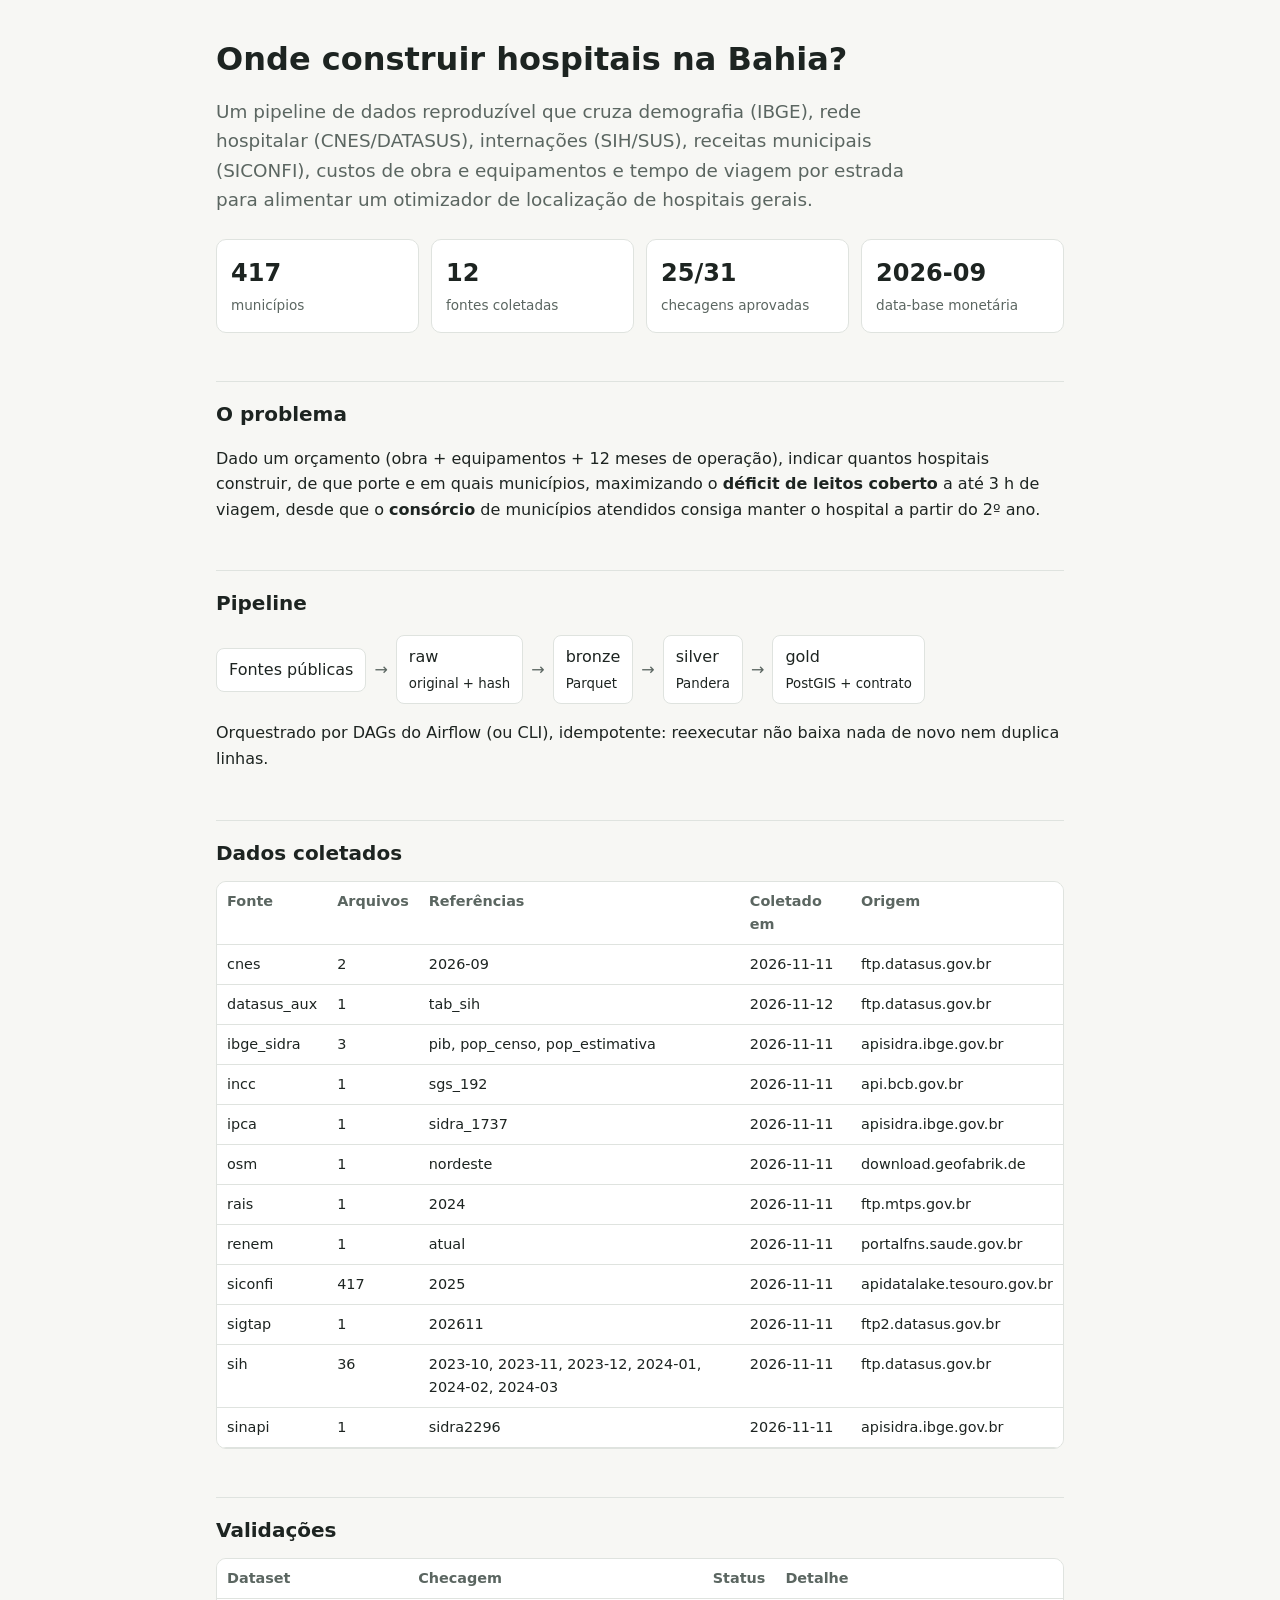
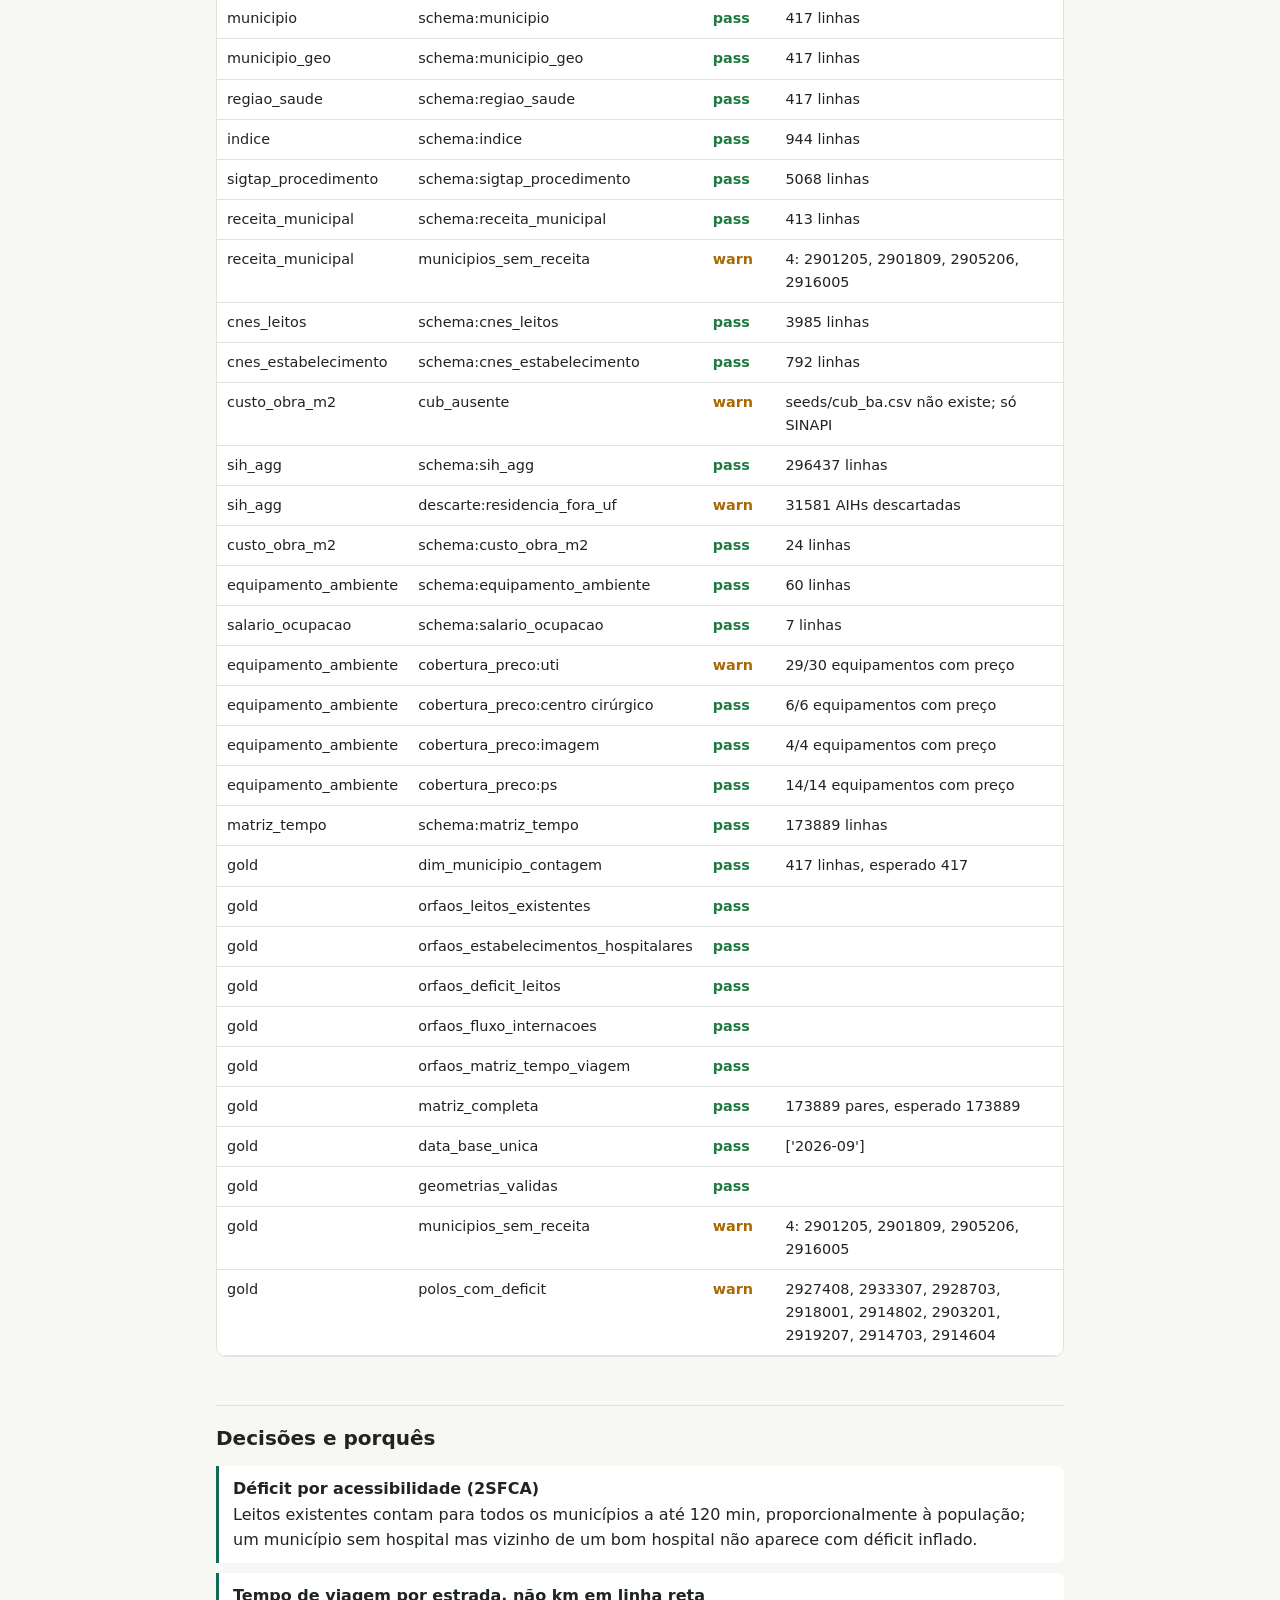
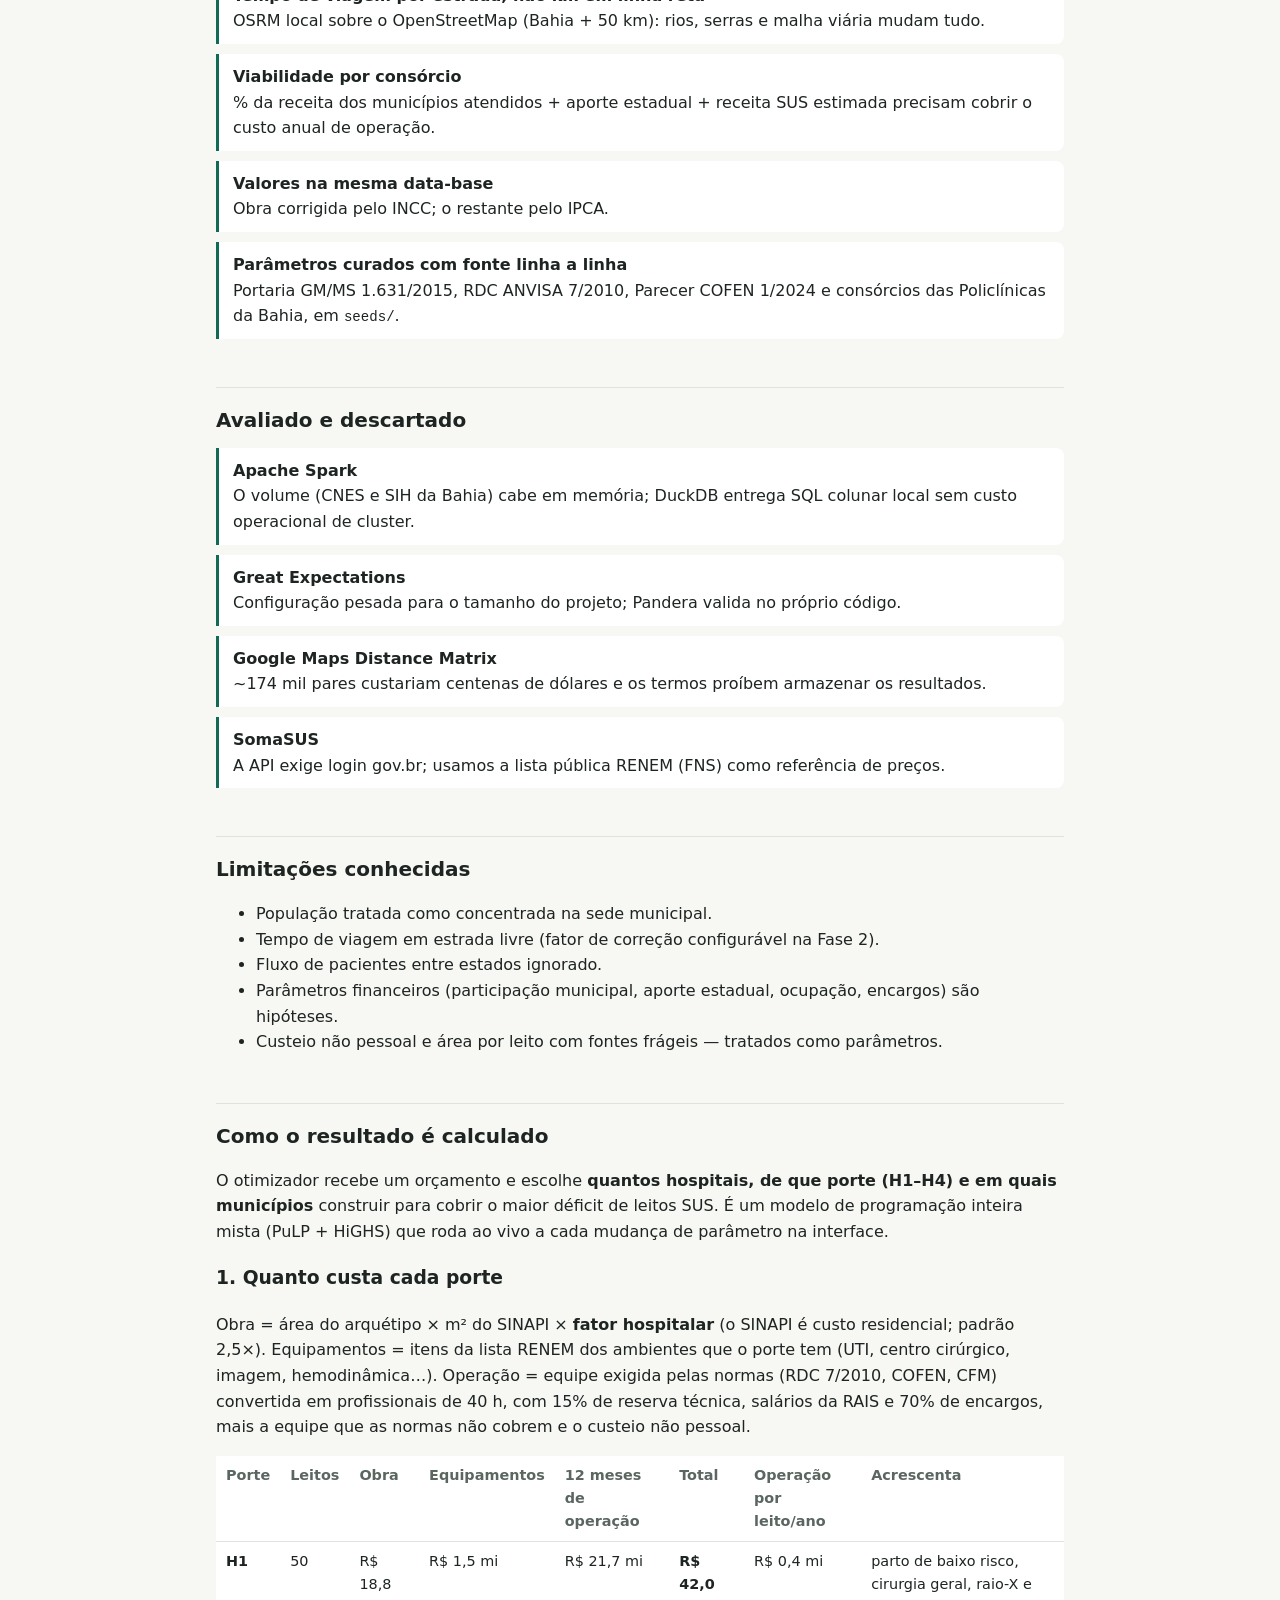
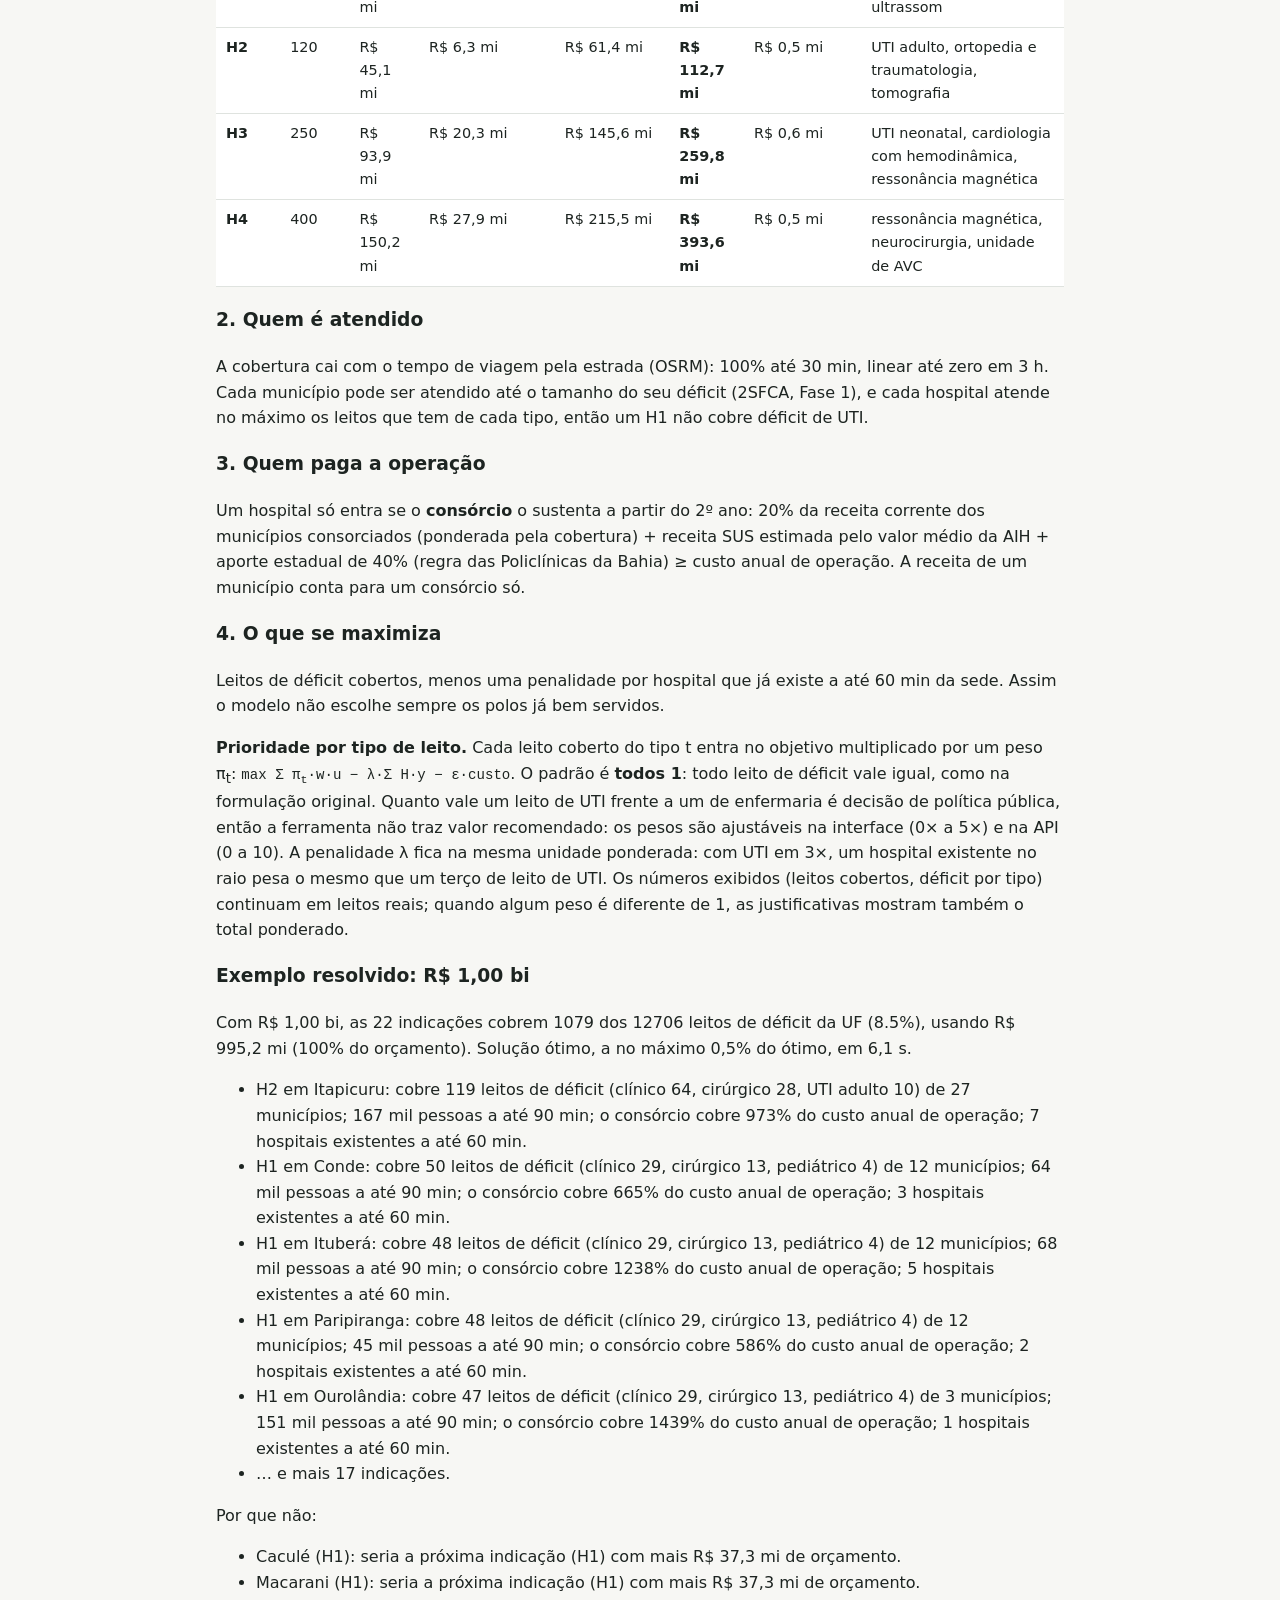
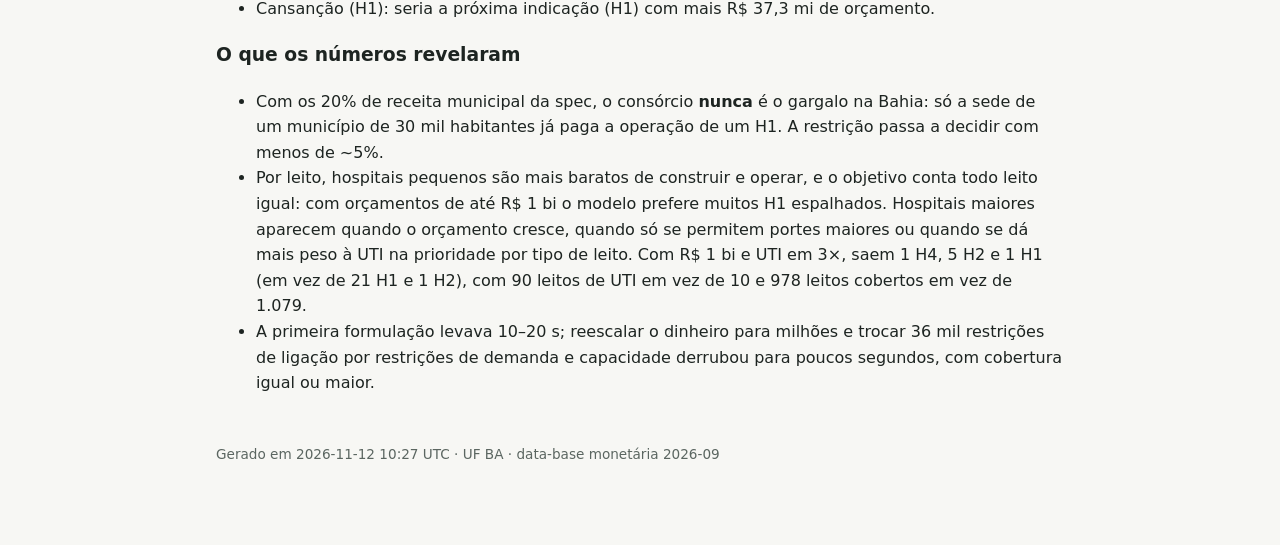
<file: docs/como-funciona/index.html>
<!doctype html>
<html lang="pt-br">
<head>
<meta charset="utf-8">
<meta name="viewport" content="width=device-width, initial-scale=1">
<title>Como funciona — hospital-siting</title>
<link rel="stylesheet" href="style.css">
</head>
<body>
<main>
<header>
  <h1>Onde construir hospitais na Bahia?</h1>
  <p class="lead">Um pipeline de dados reproduzível que cruza demografia (IBGE), rede hospitalar (CNES/DATASUS),
  internações (SIH/SUS), receitas municipais (SICONFI), custos de obra e equipamentos e tempo de viagem por
  estrada para alimentar um otimizador de localização de hospitais gerais.</p>
  <div class="kpis"><div class='kpi'><b>417</b><span>municípios</span></div><div class='kpi'><b>12</b><span>fontes coletadas</span></div><div class='kpi'><b>25/31</b><span>checagens aprovadas</span></div><div class='kpi'><b>2026-09</b><span>data-base monetária</span></div></div>
</header>

<h2>O problema</h2>
<p>Dado um orçamento (obra + equipamentos + 12 meses de operação), indicar quantos hospitais construir, de que porte
e em quais municípios, maximizando o <strong>déficit de leitos coberto</strong> a até 3 h de viagem, desde que o
<strong>consórcio</strong> de municípios atendidos consiga manter o hospital a partir do 2º ano.</p>

<h2>Pipeline</h2>
<div class="pipeline"><span>Fontes públicas</span><i>→</i><span>raw<br><small>original + hash</small></span><i>→</i>
<span>bronze<br><small>Parquet</small></span><i>→</i><span>silver<br><small>Pandera</small></span><i>→</i>
<span>gold<br><small>PostGIS + contrato</small></span></div>
<p>Orquestrado por DAGs do Airflow (ou CLI), idempotente: reexecutar não baixa nada de novo nem duplica linhas.</p>

<h2>Dados coletados</h2>
<div class="wrap"><table><thead><tr><th>Fonte</th><th>Arquivos</th><th>Referências</th><th>Coletado em</th><th>Origem</th></tr></thead>
<tbody><tr><td>cnes</td><td>2</td><td>2026-09</td><td>2026-11-11</td><td>ftp.datasus.gov.br</td></tr><tr><td>datasus_aux</td><td>1</td><td>tab_sih</td><td>2026-11-12</td><td>ftp.datasus.gov.br</td></tr><tr><td>ibge_sidra</td><td>3</td><td>pib, pop_censo, pop_estimativa</td><td>2026-11-11</td><td>apisidra.ibge.gov.br</td></tr><tr><td>incc</td><td>1</td><td>sgs_192</td><td>2026-11-11</td><td>api.bcb.gov.br</td></tr><tr><td>ipca</td><td>1</td><td>sidra_1737</td><td>2026-11-11</td><td>apisidra.ibge.gov.br</td></tr><tr><td>osm</td><td>1</td><td>nordeste</td><td>2026-11-11</td><td>download.geofabrik.de</td></tr><tr><td>rais</td><td>1</td><td>2024</td><td>2026-11-11</td><td>ftp.mtps.gov.br</td></tr><tr><td>renem</td><td>1</td><td>atual</td><td>2026-11-11</td><td>portalfns.saude.gov.br</td></tr><tr><td>siconfi</td><td>417</td><td>2025</td><td>2026-11-11</td><td>apidatalake.tesouro.gov.br</td></tr><tr><td>sigtap</td><td>1</td><td>202611</td><td>2026-11-11</td><td>ftp2.datasus.gov.br</td></tr><tr><td>sih</td><td>36</td><td>2023-10, 2023-11, 2023-12, 2024-01, 2024-02, 2024-03</td><td>2026-11-11</td><td>ftp.datasus.gov.br</td></tr><tr><td>sinapi</td><td>1</td><td>sidra2296</td><td>2026-11-11</td><td>apisidra.ibge.gov.br</td></tr></tbody></table></div>

<h2>Validações</h2>
<div class="wrap"><table><thead><tr><th>Dataset</th><th>Checagem</th><th>Status</th><th>Detalhe</th></tr></thead>
<tbody><tr><td>municipio</td><td>schema:municipio</td><td class='s-pass'>pass</td><td>417 linhas</td></tr><tr><td>municipio_geo</td><td>schema:municipio_geo</td><td class='s-pass'>pass</td><td>417 linhas</td></tr><tr><td>regiao_saude</td><td>schema:regiao_saude</td><td class='s-pass'>pass</td><td>417 linhas</td></tr><tr><td>indice</td><td>schema:indice</td><td class='s-pass'>pass</td><td>944 linhas</td></tr><tr><td>sigtap_procedimento</td><td>schema:sigtap_procedimento</td><td class='s-pass'>pass</td><td>5068 linhas</td></tr><tr><td>receita_municipal</td><td>schema:receita_municipal</td><td class='s-pass'>pass</td><td>413 linhas</td></tr><tr><td>receita_municipal</td><td>municipios_sem_receita</td><td class='s-warn'>warn</td><td>4: 2901205, 2901809, 2905206, 2916005</td></tr><tr><td>cnes_leitos</td><td>schema:cnes_leitos</td><td class='s-pass'>pass</td><td>3985 linhas</td></tr><tr><td>cnes_estabelecimento</td><td>schema:cnes_estabelecimento</td><td class='s-pass'>pass</td><td>792 linhas</td></tr><tr><td>custo_obra_m2</td><td>cub_ausente</td><td class='s-warn'>warn</td><td>seeds/cub_ba.csv não existe; só SINAPI</td></tr><tr><td>sih_agg</td><td>schema:sih_agg</td><td class='s-pass'>pass</td><td>296437 linhas</td></tr><tr><td>sih_agg</td><td>descarte:residencia_fora_uf</td><td class='s-warn'>warn</td><td>31581 AIHs descartadas</td></tr><tr><td>custo_obra_m2</td><td>schema:custo_obra_m2</td><td class='s-pass'>pass</td><td>24 linhas</td></tr><tr><td>equipamento_ambiente</td><td>schema:equipamento_ambiente</td><td class='s-pass'>pass</td><td>60 linhas</td></tr><tr><td>salario_ocupacao</td><td>schema:salario_ocupacao</td><td class='s-pass'>pass</td><td>7 linhas</td></tr><tr><td>equipamento_ambiente</td><td>cobertura_preco:uti</td><td class='s-warn'>warn</td><td>29/30 equipamentos com preço</td></tr><tr><td>equipamento_ambiente</td><td>cobertura_preco:centro cirúrgico</td><td class='s-pass'>pass</td><td>6/6 equipamentos com preço</td></tr><tr><td>equipamento_ambiente</td><td>cobertura_preco:imagem</td><td class='s-pass'>pass</td><td>4/4 equipamentos com preço</td></tr><tr><td>equipamento_ambiente</td><td>cobertura_preco:ps</td><td class='s-pass'>pass</td><td>14/14 equipamentos com preço</td></tr><tr><td>matriz_tempo</td><td>schema:matriz_tempo</td><td class='s-pass'>pass</td><td>173889 linhas</td></tr><tr><td>gold</td><td>dim_municipio_contagem</td><td class='s-pass'>pass</td><td>417 linhas, esperado 417</td></tr><tr><td>gold</td><td>orfaos_leitos_existentes</td><td class='s-pass'>pass</td><td></td></tr><tr><td>gold</td><td>orfaos_estabelecimentos_hospitalares</td><td class='s-pass'>pass</td><td></td></tr><tr><td>gold</td><td>orfaos_deficit_leitos</td><td class='s-pass'>pass</td><td></td></tr><tr><td>gold</td><td>orfaos_fluxo_internacoes</td><td class='s-pass'>pass</td><td></td></tr><tr><td>gold</td><td>orfaos_matriz_tempo_viagem</td><td class='s-pass'>pass</td><td></td></tr><tr><td>gold</td><td>matriz_completa</td><td class='s-pass'>pass</td><td>173889 pares, esperado 173889</td></tr><tr><td>gold</td><td>data_base_unica</td><td class='s-pass'>pass</td><td>[&#x27;2026-09&#x27;]</td></tr><tr><td>gold</td><td>geometrias_validas</td><td class='s-pass'>pass</td><td></td></tr><tr><td>gold</td><td>municipios_sem_receita</td><td class='s-warn'>warn</td><td>4: 2901205, 2901809, 2905206, 2916005</td></tr><tr><td>gold</td><td>polos_com_deficit</td><td class='s-warn'>warn</td><td>2927408, 2933307, 2928703, 2918001, 2914802, 2903201, 2919207, 2914703, 2914604</td></tr></tbody></table></div>

<h2>Decisões e porquês</h2>
<div class="dec"><b>Déficit por acessibilidade (2SFCA)</b>Leitos existentes contam para todos os municípios a até
120 min, proporcionalmente à população; um município sem hospital mas vizinho de um bom hospital não aparece com
déficit inflado.</div>
<div class="dec"><b>Tempo de viagem por estrada, não km em linha reta</b>OSRM local sobre o OpenStreetMap (Bahia +
50 km): rios, serras e malha viária mudam tudo.</div>
<div class="dec"><b>Viabilidade por consórcio</b>% da receita dos municípios atendidos + aporte estadual + receita SUS
estimada precisam cobrir o custo anual de operação.</div>
<div class="dec"><b>Valores na mesma data-base</b>Obra corrigida pelo INCC; o restante pelo IPCA.</div>
<div class="dec"><b>Parâmetros curados com fonte linha a linha</b>Portaria GM/MS 1.631/2015, RDC ANVISA 7/2010,
Parecer COFEN 1/2024 e consórcios das Policlínicas da Bahia, em <code>seeds/</code>.</div>

<h2>Avaliado e descartado</h2>
<div class="dec"><b>Apache Spark</b>O volume (CNES e SIH da Bahia) cabe em memória; DuckDB entrega SQL colunar local
sem custo operacional de cluster.</div>
<div class="dec"><b>Great Expectations</b>Configuração pesada para o tamanho do projeto; Pandera valida no próprio código.</div>
<div class="dec"><b>Google Maps Distance Matrix</b>~174 mil pares custariam centenas de dólares e os termos proíbem
armazenar os resultados.</div>
<div class="dec"><b>SomaSUS</b>A API exige login gov.br; usamos a lista pública RENEM (FNS) como referência de preços.</div>

<h2>Limitações conhecidas</h2>
<ul>
<li>População tratada como concentrada na sede municipal.</li>
<li>Tempo de viagem em estrada livre (fator de correção configurável na Fase 2).</li>
<li>Fluxo de pacientes entre estados ignorado.</li>
<li>Parâmetros financeiros (participação municipal, aporte estadual, ocupação, encargos) são hipóteses.</li>
<li>Custeio não pessoal e área por leito com fontes frágeis — tratados como parâmetros.</li>
</ul>

<h2>Como o resultado é calculado</h2>

<p>O otimizador recebe um orçamento e escolhe <b>quantos hospitais, de que porte (H1–H4) e em quais municípios</b>
construir para cobrir o maior déficit de leitos SUS. É um modelo de programação inteira mista (PuLP + HiGHS) que roda
ao vivo a cada mudança de parâmetro na interface.</p>

<h3>1. Quanto custa cada porte</h3>
<p>Obra = área do arquétipo × m² do SINAPI × <b>fator hospitalar</b> (o SINAPI é custo residencial; padrão 2,5×).
Equipamentos = itens da lista RENEM dos ambientes que o porte tem (UTI, centro cirúrgico, imagem, hemodinâmica…).
Operação = equipe exigida pelas normas (RDC 7/2010, COFEN, CFM) convertida em profissionais de 40 h, com 15% de
reserva técnica, salários da RAIS e 70% de encargos, mais a equipe que as normas não cobrem e o custeio não pessoal.</p>
<table><thead><tr><th>Porte</th><th>Leitos</th><th>Obra</th><th>Equipamentos</th><th>12 meses de operação</th><th>Total</th><th>Operação por leito/ano</th><th>Acrescenta</th></tr></thead><tbody><tr><td><b>H1</b></td><td>50</td><td>R$ 18,8 mi</td><td>R$ 1,5 mi</td><td>R$ 21,7 mi</td><td><b>R$ 42,0 mi</b></td><td>R$ 0,4 mi</td><td>parto de baixo risco, cirurgia geral, raio-X e ultrassom</td></tr><tr><td><b>H2</b></td><td>120</td><td>R$ 45,1 mi</td><td>R$ 6,3 mi</td><td>R$ 61,4 mi</td><td><b>R$ 112,7 mi</b></td><td>R$ 0,5 mi</td><td>UTI adulto, ortopedia e traumatologia, tomografia</td></tr><tr><td><b>H3</b></td><td>250</td><td>R$ 93,9 mi</td><td>R$ 20,3 mi</td><td>R$ 145,6 mi</td><td><b>R$ 259,8 mi</b></td><td>R$ 0,6 mi</td><td>UTI neonatal, cardiologia com hemodinâmica, ressonância magnética</td></tr><tr><td><b>H4</b></td><td>400</td><td>R$ 150,2 mi</td><td>R$ 27,9 mi</td><td>R$ 215,5 mi</td><td><b>R$ 393,6 mi</b></td><td>R$ 0,5 mi</td><td>ressonância magnética, neurocirurgia, unidade de AVC</td></tr></tbody></table>

<h3>2. Quem é atendido</h3>
<p>A cobertura cai com o tempo de viagem pela estrada (OSRM): 100% até 30 min, linear até zero em 3 h. Cada município
pode ser atendido até o tamanho do seu déficit (2SFCA, Fase 1), e cada hospital atende no máximo os leitos que tem
de cada tipo, então um H1 não cobre déficit de UTI.</p>

<h3>3. Quem paga a operação</h3>
<p>Um hospital só entra se o <b>consórcio</b> o sustenta a partir do 2º ano: 20% da receita corrente dos municípios
consorciados (ponderada pela cobertura) + receita SUS estimada pelo valor médio da AIH + aporte estadual de 40%
(regra das Policlínicas da Bahia) ≥ custo anual de operação. A receita de um município conta para um consórcio só.</p>

<h3>4. O que se maximiza</h3>
<p>Leitos de déficit cobertos, menos uma penalidade por hospital que já existe a até 60 min da sede. Assim o modelo
não escolhe sempre os polos já bem servidos.</p>
<p><b>Prioridade por tipo de leito.</b> Cada leito coberto do tipo t entra no objetivo multiplicado por um peso
π<sub>t</sub>: <code>max Σ π<sub>t</sub>·w·u − λ·Σ H·y − ε·custo</code>. O padrão é <b>todos 1</b>: todo leito de
déficit vale igual, como na formulação original. Quanto vale um leito de UTI frente a um de enfermaria é decisão de
política pública, então a ferramenta não traz valor recomendado: os pesos são ajustáveis na interface (0× a 5×) e na
API (0 a 10). A penalidade λ fica na mesma unidade ponderada: com UTI em 3×, um hospital existente no raio pesa o
mesmo que um terço de leito de UTI. Os números exibidos (leitos cobertos, déficit por tipo) continuam em leitos
reais; quando algum peso é diferente de 1, as justificativas mostram também o total ponderado.</p>

<h3>Exemplo resolvido: R$ 1,00 bi</h3><p>Com R$ 1,00 bi, as 22 indicações cobrem 1079 dos 12706 leitos de déficit da UF (8.5%), usando R$ 995,2 mi (100% do orçamento). Solução ótimo, a no máximo 0,5% do ótimo, em 6,1 s.</p><ul><li>H2 em Itapicuru: cobre 119 leitos de déficit (clínico 64, cirúrgico 28, UTI adulto 10) de 27 municípios; 167 mil pessoas a até 90 min; o consórcio cobre 973% do custo anual de operação; 7 hospitais existentes a até 60 min.</li><li>H1 em Conde: cobre 50 leitos de déficit (clínico 29, cirúrgico 13, pediátrico 4) de 12 municípios; 64 mil pessoas a até 90 min; o consórcio cobre 665% do custo anual de operação; 3 hospitais existentes a até 60 min.</li><li>H1 em Ituberá: cobre 48 leitos de déficit (clínico 29, cirúrgico 13, pediátrico 4) de 12 municípios; 68 mil pessoas a até 90 min; o consórcio cobre 1238% do custo anual de operação; 5 hospitais existentes a até 60 min.</li><li>H1 em Paripiranga: cobre 48 leitos de déficit (clínico 29, cirúrgico 13, pediátrico 4) de 12 municípios; 45 mil pessoas a até 90 min; o consórcio cobre 586% do custo anual de operação; 2 hospitais existentes a até 60 min.</li><li>H1 em Ourolândia: cobre 47 leitos de déficit (clínico 29, cirúrgico 13, pediátrico 4) de 3 municípios; 151 mil pessoas a até 90 min; o consórcio cobre 1439% do custo anual de operação; 1 hospitais existentes a até 60 min.</li><li>… e mais 17 indicações.</li></ul><p>Por que não:</p><ul><li>Caculé (H1): seria a próxima indicação (H1) com mais R$ 37,3 mi de orçamento.</li><li>Macarani (H1): seria a próxima indicação (H1) com mais R$ 37,3 mi de orçamento.</li><li>Cansanção (H1): seria a próxima indicação (H1) com mais R$ 37,3 mi de orçamento.</li></ul>

<h3>O que os números revelaram</h3>
<ul>
<li>Com os 20% de receita municipal da spec, o consórcio <b>nunca</b> é o gargalo na Bahia: só a sede de um município
de 30 mil habitantes já paga a operação de um H1. A restrição passa a decidir com menos de ~5%.</li>
<li>Por leito, hospitais pequenos são mais baratos de construir e operar, e o objetivo conta todo leito igual: com
orçamentos de até R$ 1 bi o modelo prefere muitos H1 espalhados. Hospitais maiores aparecem quando o orçamento cresce,
quando só se permitem portes maiores ou quando se dá mais peso à UTI na prioridade por tipo de leito. Com R$ 1 bi e
UTI em 3×, saem 1 H4, 5 H2 e 1 H1 (em vez de 21 H1 e 1 H2), com 90 leitos de UTI em vez de 10 e 978 leitos cobertos
em vez de 1.079.</li>
<li>A primeira formulação levava 10–20 s; reescalar o dinheiro para milhões e trocar 36 mil restrições de ligação por
restrições de demanda e capacidade derrubou para poucos segundos, com cobertura igual ou maior.</li>
</ul>


<footer>Gerado em 2026-11-12 10:27 UTC · UF BA · data-base monetária 2026-09</footer>
</main>
</body>
</html>
</file>
<file: docs/como-funciona/style.css>
:root {
  --bg: #f7f7f4; --fg: #1d2421; --muted: #5b6661; --card: #ffffff; --line: #dfe3df;
  --accent: #0f6b55; --ok: #1f7a3f; --warn: #a86a00; --fail: #b3261e;
}
@media (prefers-color-scheme: dark) {
  :root { --bg: #121614; --fg: #e8ece9; --muted: #a2ada7; --card: #1a201d; --line: #2c3430;
          --accent: #55c4a3; --ok: #6fd08f; --warn: #f0b552; --fail: #ff8a80; }
}
* { box-sizing: border-box; }
body { margin: 0; background: var(--bg); color: var(--fg);
       font: 16px/1.6 system-ui, -apple-system, "Segoe UI", Roboto, sans-serif; }
main { max-width: 880px; margin: 0 auto; padding: 40px 16px 80px; }
header p.lead { font-size: 1.15rem; color: var(--muted); max-width: 60ch; }
h1 { font-size: 2rem; line-height: 1.2; margin: 0 0 12px; }
h2 { font-size: 1.25rem; margin: 48px 0 12px; padding-top: 16px; border-top: 1px solid var(--line); }
.kpis { display: grid; grid-template-columns: repeat(auto-fit, minmax(150px, 1fr)); gap: 12px; margin: 24px 0; }
.kpi { background: var(--card); border: 1px solid var(--line); border-radius: 10px; padding: 14px; }
.kpi b { display: block; font-size: 1.5rem; }
.kpi span { color: var(--muted); font-size: .85rem; }
.pipeline { display: flex; flex-wrap: wrap; gap: 8px; align-items: center; margin: 16px 0; }
.pipeline span { background: var(--card); border: 1px solid var(--line); border-radius: 8px; padding: 8px 12px; }
.pipeline i { color: var(--muted); font-style: normal; }
table { width: 100%; border-collapse: collapse; font-size: .9rem; background: var(--card); }
th, td { text-align: left; padding: 8px 10px; border-bottom: 1px solid var(--line); vertical-align: top; }
th { color: var(--muted); font-weight: 600; }
.wrap { overflow-x: auto; border: 1px solid var(--line); border-radius: 10px; }
.s-pass { color: var(--ok); font-weight: 600; } .s-warn { color: var(--warn); font-weight: 600; }
.s-fail { color: var(--fail); font-weight: 600; }
.dec { background: var(--card); border-left: 3px solid var(--accent); padding: 10px 14px; margin: 10px 0; border-radius: 0 8px 8px 0; }
.dec b { display: block; }
code { font-size: .88em; }
footer { color: var(--muted); font-size: .85rem; margin-top: 48px; }
</file>
